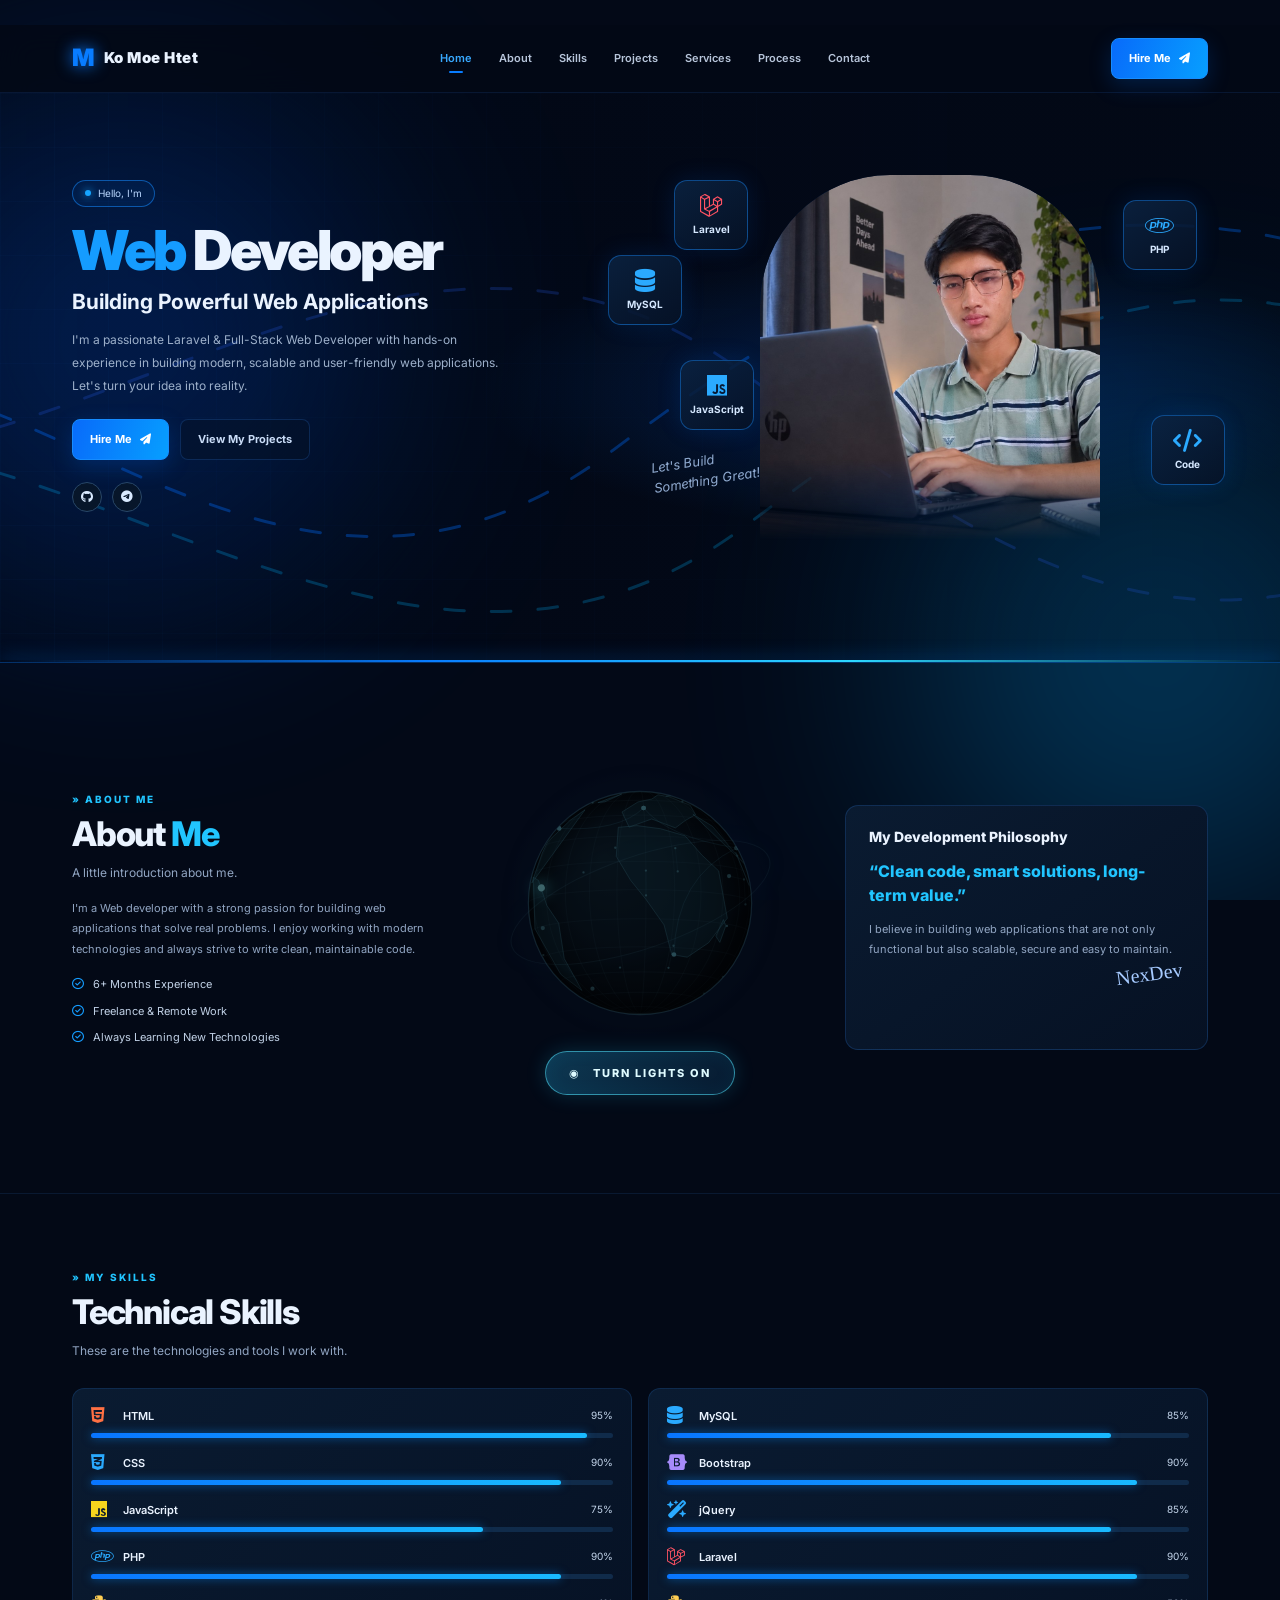
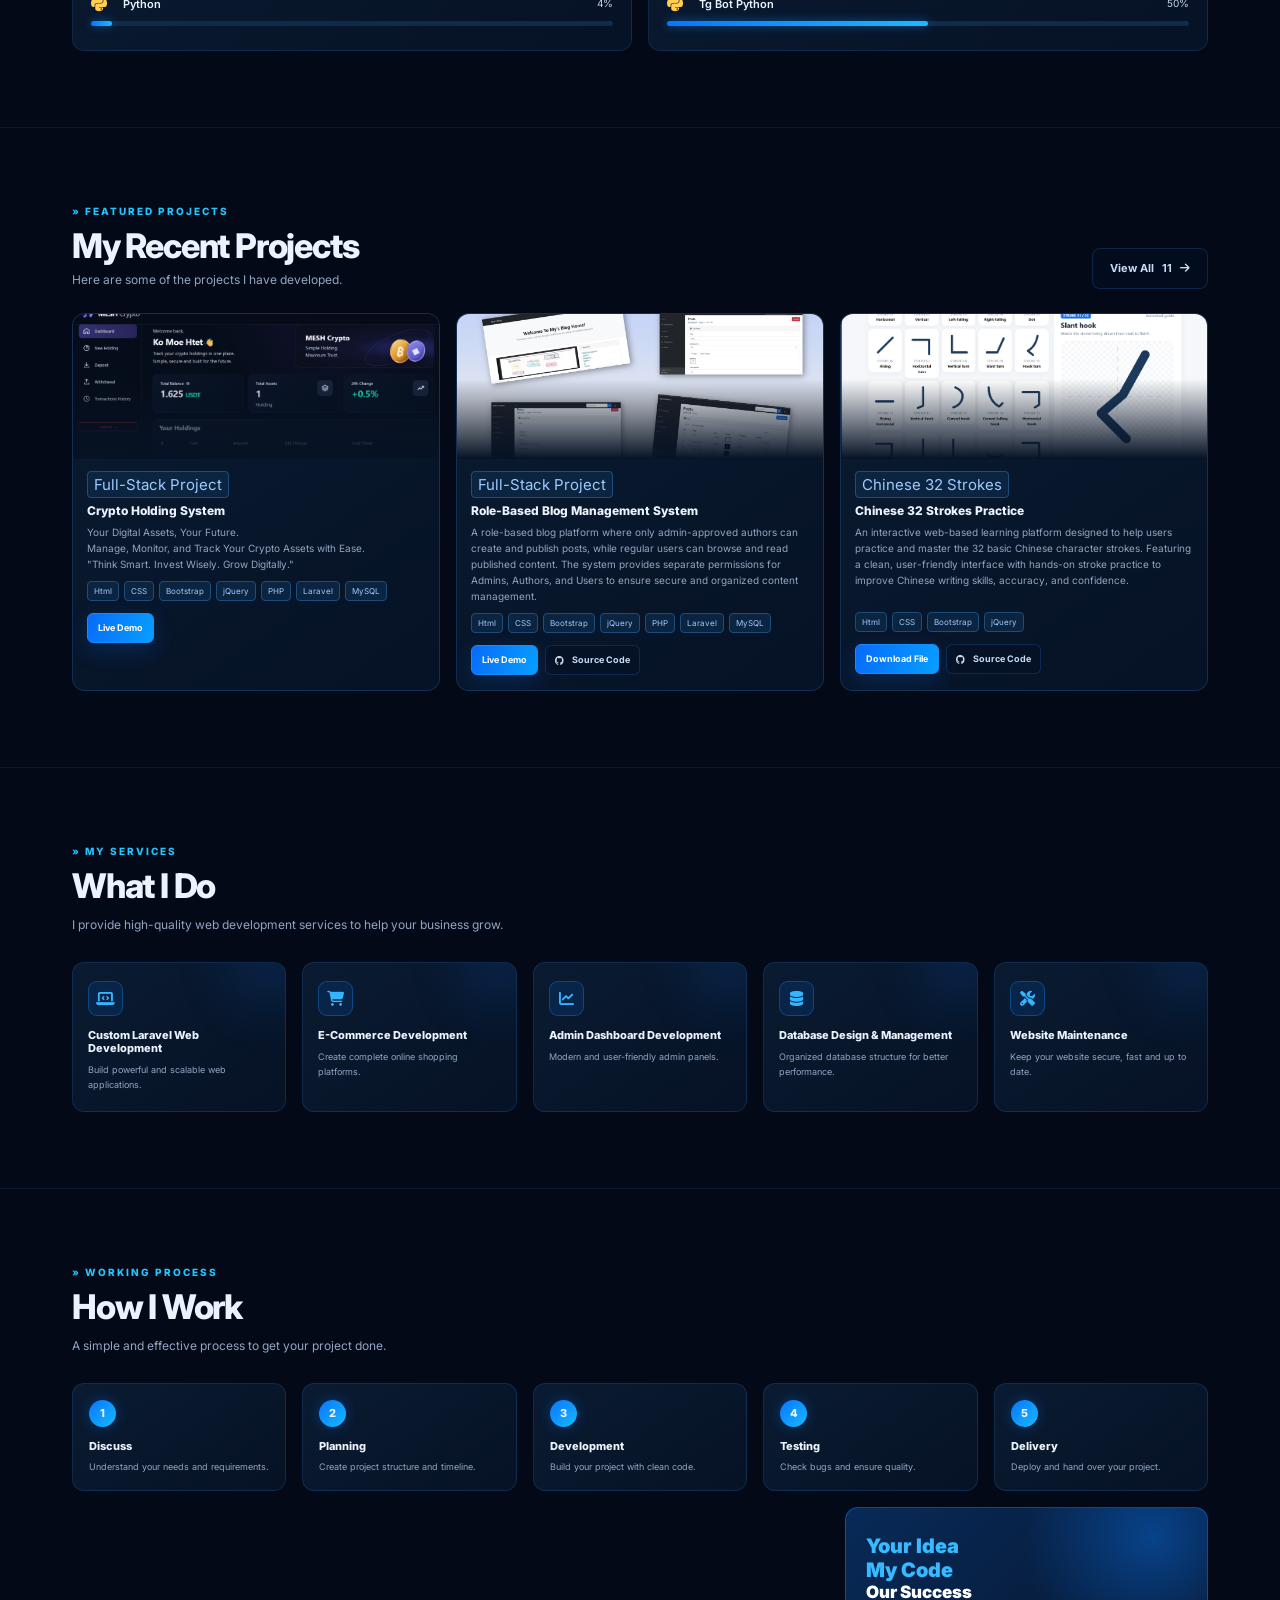
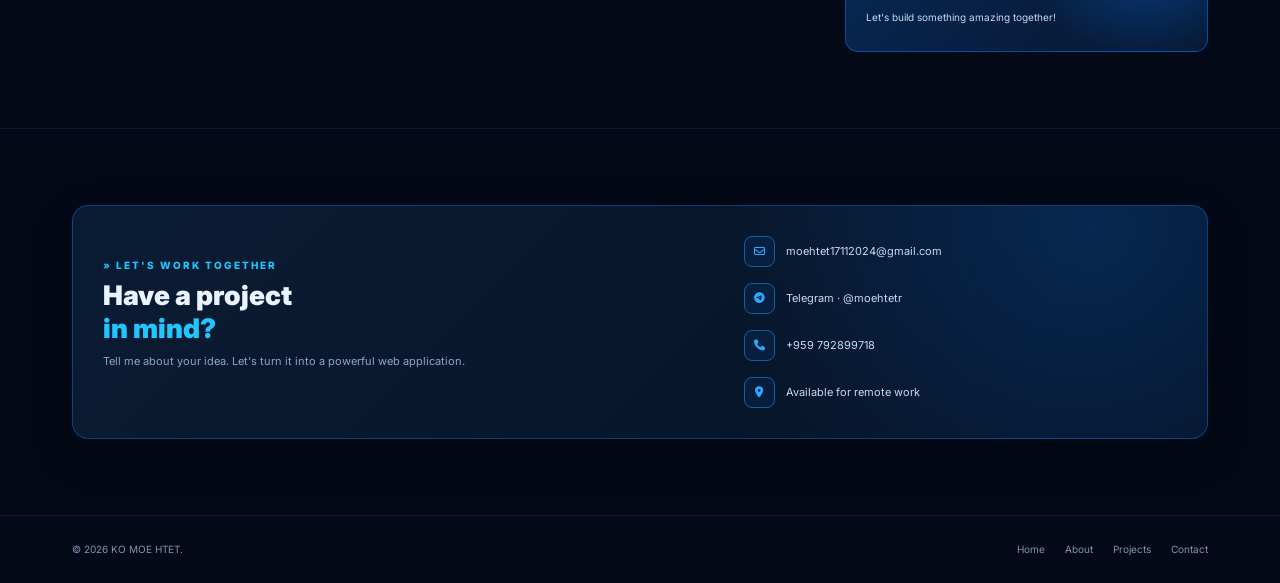
<file: index.html>
<!DOCTYPE html>
<html lang="en">
<head>
    <meta charset="UTF-8">
    <meta name="viewport" content="width=device-width, initial-scale=1.0">
    <meta name="theme-color" content="#050b18">
    <meta name="description" content="NexDev — Laravel developer portfolio. Building powerful, scalable web applications.">
    <title>KoMoeHtet | Web Developer</title>
    <link rel="icon" href="images/title_icon.jpg">

    <!-- Google Fonts -->
    <link rel="preconnect" href="https://fonts.googleapis.com">
    <link rel="preconnect" href="https://fonts.gstatic.com" crossorigin>
    <link href="https://fonts.googleapis.com/css2?family=Inter:wght@400;500;600;700;800;900&display=swap" rel="stylesheet">

    <!-- Bootstrap CSS -->
    <link href="https://cdn.jsdelivr.net/npm/bootstrap@5.3.3/dist/css/bootstrap.min.css" rel="stylesheet">

    <!-- Font Awesome -->
    <link href="https://cdnjs.cloudflare.com/ajax/libs/font-awesome/6.5.2/css/all.min.css" rel="stylesheet">

    <!-- Custom CSS -->
    <link href="css/style.css?v=2" rel="stylesheet">
</head>
<body>
    
    <!-- Mouse Glow Cursor -->
    <div class="cursor-glow"></div>

    <!-- Navbar -->
    <nav class="navbar navbar-expand-lg navbar-dark fixed-top" id="mainNav">
        <div class="container">
            <a class="brand" href="#home">
                <span class="brand-mark">M</span>
                <span>Ko Moe Htet</span>
            </a>
            <button class="navbar-toggler border-0 shadow-none" type="button" data-bs-toggle="collapse" data-bs-target="#navMenu" aria-label="Toggle navigation">
                <i class="fa-solid fa-bars"></i>
            </button>
            <div class="collapse navbar-collapse" id="navMenu">
                <ul class="navbar-nav mx-auto align-items-lg-center">
                    <li class="nav-item"><a class="nav-link active" href="#home">Home</a></li>
                    <li class="nav-item"><a class="nav-link" href="#about">About</a></li>
                    <li class="nav-item"><a class="nav-link" href="#skills">Skills</a></li>
                    <li class="nav-item"><a class="nav-link" href="#projects">Projects</a></li>
                    <li class="nav-item"><a class="nav-link" href="#services">Services</a></li>
                    <li class="nav-item"><a class="nav-link" href="#process">Process</a></li>
                    <li class="nav-item"><a class="nav-link" href="#contact">Contact</a></li>
                </ul>
                <a class="btn-main d-none d-lg-inline-flex" href="#contact">
                    Hire Me <i class="fa-solid fa-paper-plane"></i>
                </a>
            </div>
        </div>
    </nav>

    <!-- Hero Section -->
    <header class="hero" id="home">
        <div class="hero-grid"></div>
        <div class="container position-relative">
            <div class="row align-items-center">
                <div class="col-lg-6 hero-copy">
                    <span class="hello">Hello, I'm</span>
                    <h1><span>Web</span> Developer</h1>
                    <h2>Building Powerful Web Applications</h2>
                    <p>I'm a passionate Laravel & Full-Stack Web Developer with hands-on experience in building modern, scalable and user-friendly web applications. Let's turn your idea into reality.</p>
                    <div class="hero-actions">
                        <a class="btn-main" href="#contact">Hire Me <i class="fa-solid fa-paper-plane"></i></a>
                        <a class="btn-outline" href="#projects">View My Projects</a>
                    </div>
                    <div class="socials">
                        <a href="https://github.com/MoeHtet9" aria-label="GitHub" target="_blank"><i class="fa-brands fa-github"></i></a>
                        <!-- <a href="#contact" aria-label="Facebook"><i class="fa-brands fa-facebook-f"></i></a> -->
                        <a href="https://www.t.me/MoeHtetr" aria-label="Telegram" target="_blank"><i class="fa-brands fa-telegram"></i></a>
                        <!-- <a href="#contact" aria-label="LinkedIn"><i class="fa-brands fa-linkedin-in"></i></a> -->
                    </div>
                </div>
                <div class="col-lg-6">
                    <div class="hero-visual">
                        <div class="portrait-halo"></div>
                        <div class="tech-float tech-one">
                            <i class="fa-brands fa-laravel" style="color:#ff5364"></i>
                            <span>Laravel</span>
                        </div>
                        <div class="tech-float tech-two">
                            <i class="fa-solid fa-database"></i>
                            <span>MySQL</span>
                        </div>
                        <div class="tech-float tech-three">
                            <i class="fa-brands fa-php"></i>
                            <span>PHP</span>
                        </div>
                        <div class="tech-float tech-four">
                            <i class="fa-solid fa-code"></i>
                            <span>Code</span>
                        </div>
                        <div class="tech-float tech-five">
                            <i class="fa-brands fa-js"></i>
                            <span>JavaScript</span>
                        </div>
                        <img src="porfile_images/komoehtet_img.jpg" class="portrait" alt="Developer portrait">
                        <div class="hero-sign">
                            Let's Build<br>Something Great!
                        </div>
                    </div>
                </div>
            </div>
        </div>
    </header>

    <!-- About Section -->
    <section class="section" id="about">
        <div class="container">
            <div class="row g-4 align-items-center">
                <div class="col-lg-4 reveal">
                    <div class="section-kicker">&raquo; About Me</div>
                    <h2 class="section-title">About <span class="text-blue">Me</span></h2>
                    <p class="section-sub mb-3">A little introduction about me.</p>
                    <p style="font-size: 11px; line-height: 1.9; color: var(--muted);">
                        I'm a Web developer with a strong passion for building web applications that solve real problems. I enjoy working with modern technologies and always strive to write clean, maintainable code.
                    </p>
                    <ul class="about-list">
                        <li><i class="fa-regular fa-circle-check"></i> 6+ Months Experience</li>
                        <li><i class="fa-regular fa-circle-check"></i> Freelance &amp; Remote Work</li>
                        <li><i class="fa-regular fa-circle-check"></i> Always Learning New Technologies</li>
                    </ul>
                </div>
                <div class="col-lg-4 reveal">
                    <main>
                        <div class="globe-wrap" id="globeWrap">
                            <div class="orbit"></div>
                            <canvas id="earth" aria-label="Interactive digital Earth globe"></canvas>
                        </div>
                        <div class="controls">
                            <button id="power" type="button" aria-pressed="false">◉ &nbsp; TURN LIGHTS ON</button>
                        </div>
                    </main>
                </div>
                <div class="col-lg-4 reveal">
                    <div class="about-panel">
                        <h3>My Development Philosophy</h3>
                        <h3 class="text-blue" style="font-size: 16px; line-height: 1.5;">&ldquo;Clean code, smart solutions, long-term value.&rdquo;</h3>
                        <p>I believe in building web applications that are not only functional but also scalable, secure and easy to maintain.</p>
                        <div class="signature">NexDev</div>
                    </div>
                </div>
            </div>
        </div>
    </section>

    <!-- Skills Section -->
    <section class="section" id="skills">
        <div class="container">
            <div class="reveal">
                <div class="section-kicker">&raquo; My Skills</div>
                <h2 class="section-title">Technical Skills</h2>
                <p class="section-sub">These are the technologies and tools I work with.</p>
            </div>
            <div class="row g-3">
                <div class="col-md-6 reveal">
                    <div class="skill-box">
                        <div class="skill">
                            <div class="skill-head">
                                <i class="fa-brands fa-html5" style="color:#ff7043"></i>
                                <strong>HTML</strong>
                                <span>95%</span>
                            </div>
                            <div class="progress"><div class="progress-bar" data-width="95%"></div></div>
                        </div>
                        <div class="skill">
                            <div class="skill-head">
                                <i class="fa-brands fa-css3-alt"></i>
                                <strong>CSS</strong>
                                <span>90%</span>
                            </div>
                            <div class="progress"><div class="progress-bar" data-width="90%"></div></div>
                        </div>
                        <div class="skill">
                            <div class="skill-head">
                                <i class="fa-brands fa-js" style="color:#f7d51d"></i>
                                <strong>JavaScript</strong>
                                <span>75%</span>
                            </div>
                            <div class="progress"><div class="progress-bar" data-width="75%"></div></div>
                        </div>
                        <div class="skill">
                            <div class="skill-head">
                                <i class="fa-brands fa-php"></i>
                                <strong>PHP</strong>
                                <span>90%</span>
                            </div>
                            <div class="progress"><div class="progress-bar" data-width="90%"></div></div>
                        </div>
                        <div class="skill">
                            <div class="skill-head">
                                <i class="fa-brands fa-python" style="color:#ffce53"></i>
                                <strong>Python</strong>
                                <span>4%</span>
                            </div>
                            <div class="progress"><div class="progress-bar" data-width="4%"></div></div>
                        </div>
                    </div>
                </div>
                <div class="col-md-6 reveal">
                    <div class="skill-box">
                        <div class="skill">
                            <div class="skill-head">
                                <i class="fa-solid fa-database"></i>
                                <strong>MySQL</strong>
                                <span>85%</span>
                            </div>
                            <div class="progress"><div class="progress-bar" data-width="85%"></div></div>
                        </div>
                        <div class="skill">
                            <div class="skill-head">
                                <i class="fa-brands fa-bootstrap" style="color:#a78bfa"></i>
                                <strong>Bootstrap</strong>
                                <span>90%</span>
                            </div>
                            <div class="progress"><div class="progress-bar" data-width="90%"></div></div>
                        </div>
                        <div class="skill">
                            <div class="skill-head">
                                <i class="fa-solid fa-wand-magic-sparkles"></i>
                                <strong>jQuery</strong>
                                <span>85%</span>
                            </div>
                            <div class="progress"><div class="progress-bar" data-width="85%"></div></div>
                        </div>
                        <div class="skill">
                            <div class="skill-head">
                                <i class="fa-brands fa-laravel" style="color:#ff5364"></i>
                                <strong>Laravel</strong>
                                <span>90%</span>
                            </div>
                            <div class="progress"><div class="progress-bar" data-width="90%"></div></div>
                        </div>
                        <div class="skill">
                            <div class="skill-head">
                                <i class="fa-brands fa-python" style="color:#ffce53"></i>
                                <strong>Tg Bot Python</strong>
                                <span>50%</span>
                            </div>
                            <div class="progress"><div class="progress-bar" data-width="50%"></div></div>
                        </div>
                    </div>
                </div>
            </div>
        </div>
    </section>

    <!-- Projects Section -->
    <section class="section" id="projects">
        <div class="container">
            <div class="d-flex justify-content-between align-items-end mb-4 reveal">
                <div>
                    <div class="section-kicker">&raquo; Featured Projects</div>
                    <h2 class="section-title mb-1">My Recent Projects</h2>
                    <p class="section-sub mb-0">Here are some of the projects I have developed.</p>
                </div>
                <a class="btn-outline" href="projects.html">
                    View All <span id="count_item">11</span><i class="fa-solid fa-arrow-right"></i>
                </a>
            </div>
            <div class="row g-3">
                <div class="col-md-6 col-lg-4 reveal">
                    <article class="project-card">
                        <div class="project-image">
                            <img src="images/my_pj4.png" alt="E-commerce dashboard">
                        </div>
                        <div class="project-content">
                            <span class="tag" style="font-size: 15px;">Full-Stack Project</span>
                            <h3 class="mt-2">Crypto Holding System</h3>
                            <p>Your Digital Assets, Your Future.<br>Manage, Monitor, and Track Your Crypto Assets with Ease.<br>"Think Smart. Invest Wisely. Grow Digitally."</p>
                            <div class="tags">
                                <span class="tag">Html</span>
                                <span class="tag">CSS</span>
                                <span class="tag">Bootstrap</span>
                                <span class="tag">jQuery</span>
                                <span class="tag">PHP</span>
                                <span class="tag">Laravel</span>
                                <span class="tag">MySQL</span>
                            </div>
                            <div class="project-actions">
                                <a class="btn-main" href="https://meshc-web.ethiodeploy.app" target="_blank">Live Demo</a>
                                <!-- <a class="btn-outline" href="https://github.com/MoeHtet9" target="_blank"><i class="fa-brands fa-github"></i> Source Code</a> -->
                            </div>
                        </div>
                    </article>
                </div>
                <div class="col-md-6 col-lg-4 reveal">
                    <article class="project-card">
                        <div class="project-image">
                            <img src="images/my_pj2.jpg" alt="E-commerce dashboard">
                        </div>
                        <div class="project-content">
                            <span class="tag" style="font-size: 15px;">Full-Stack Project</span>
                            <h3 class="mt-2">Role-Based Blog Management System</h3>
                            <p>A role-based blog platform where only admin-approved authors can create and publish posts, while regular users can browse and read published content. The system provides separate permissions for Admins, Authors, and Users to ensure secure and organized content management.</p>
                            <div class="tags">
                                <span class="tag">Html</span>
                                <span class="tag">CSS</span>
                                <span class="tag">Bootstrap</span>
                                <span class="tag">jQuery</span>
                                <span class="tag">PHP</span>
                                <span class="tag">Laravel</span>
                                <span class="tag">MySQL</span>
                            </div>
                            <div class="project-actions">
                                <a class="btn-main" href="https://komoehtetblog.gt.tc/index.php" target="_blank">Live Demo</a>
                                <a class="btn-outline" href="https://github.com/MoeHtet9/ko_moe_htet_blog.git" target="_blank"><i class="fa-brands fa-github"></i> Source Code</a>
                            </div>
                        </div>
                    </article>
                </div>
                <div class="col-md-6 col-lg-4 reveal">
                    <article class="project-card">
                        <div class="project-image">
                            <img src="images/my_pj9.png" alt="E-commerce dashboard">
                        </div>
                        <div class="project-content">
                            <span class="tag" style="font-size: 15px;">Chinese 32 Strokes</span>
                            <h3 class="mt-2">Chinese 32 Strokes Practice</h3>
                            <p>An interactive web-based learning platform designed to help users practice and master the 32 basic Chinese character strokes. Featuring a clean, user-friendly interface with hands-on stroke practice to improve Chinese writing skills, accuracy, and confidence.</p>
                            <div class="tags mt-4">
                                <span class="tag">Html</span>
                                <span class="tag">CSS</span>
                                <span class="tag">Bootstrap</span>
                                <span class="tag">jQuery</span>
                            </div>
                            <div class="project-actions">
                                <a class="btn-main" href="files/chinese-stroke-master.html" download="files/chinese-stroke-master.html">Download File</a>
                                <a class="btn-outline" href="https://github.com/MoeHtet9/Chinese-32-Strokes.git" target="_blank"><i class="fa-brands fa-github"></i> Source Code</a>
                            </div>
                        </div>
                    </article>
                </div>
            </div>
        </div>
    </section>

    <!-- Services Section -->
    <section class="section" id="services">
        <div class="container">
            <div class="reveal">
                <div class="section-kicker">&raquo; My Services</div>
                <h2 class="section-title">What I Do</h2>
                <p class="section-sub">I provide high-quality web development services to help your business grow.</p>
            </div>
            <div class="row g-3">
                <div class="col-6 col-lg">
                    <div class="service-card reveal">
                        <div class="service-icon"><i class="fa-solid fa-laptop-code"></i></div>
                        <h3>Custom Laravel Web Development</h3>
                        <p>Build powerful and scalable web applications.</p>
                    </div>
                </div>
                <div class="col-6 col-lg">
                    <div class="service-card reveal">
                        <div class="service-icon"><i class="fa-solid fa-cart-shopping"></i></div>
                        <h3>E-Commerce Development</h3>
                        <p>Create complete online shopping platforms.</p>
                    </div>
                </div>
                <div class="col-6 col-lg">
                    <div class="service-card reveal">
                        <div class="service-icon"><i class="fa-solid fa-chart-line"></i></div>
                        <h3>Admin Dashboard Development</h3>
                        <p>Modern and user-friendly admin panels.</p>
                    </div>
                </div>
                <div class="col-6 col-lg">
                    <div class="service-card reveal">
                        <div class="service-icon"><i class="fa-solid fa-database"></i></div>
                        <h3>Database Design &amp; Management</h3>
                        <p>Organized database structure for better performance.</p>
                    </div>
                </div>
                <div class="col-12 col-lg">
                    <div class="service-card reveal">
                        <div class="service-icon"><i class="fa-solid fa-screwdriver-wrench"></i></div>
                        <h3>Website Maintenance</h3>
                        <p>Keep your website secure, fast and up to date.</p>
                    </div>
                </div>
            </div>
        </div>
    </section>

    <!-- Process Section -->
    <section class="section" id="process">
        <div class="container">
            <div class="reveal">
                <div class="section-kicker">&raquo; Working Process</div>
                <h2 class="section-title">How I Work</h2>
                <p class="section-sub">A simple and effective process to get your project done.</p>
            </div>
            <div class="row g-3 align-items-stretch">
                <div class="col-6 col-md">
                    <div class="process-card reveal">
                        <div class="process-num">1</div>
                        <h3>Discuss</h3>
                        <p>Understand your needs and requirements.</p>
                    </div>
                </div>
                <div class="col-6 col-md">
                    <div class="process-card reveal">
                        <div class="process-num">2</div>
                        <h3>Planning</h3>
                        <p>Create project structure and timeline.</p>
                    </div>
                </div>
                <div class="col-6 col-md">
                    <div class="process-card reveal">
                        <div class="process-num">3</div>
                        <h3>Development</h3>
                        <p>Build your project with clean code.</p>
                    </div>
                </div>
                <div class="col-6 col-md">
                    <div class="process-card reveal">
                        <div class="process-num">4</div>
                        <h3>Testing</h3>
                        <p>Check bugs and ensure quality.</p>
                    </div>
                </div>
                <div class="col-12 col-md">
                    <div class="process-card reveal">
                        <div class="process-num">5</div>
                        <h3>Delivery</h3>
                        <p>Deploy and hand over your project.</p>
                    </div>
                </div>
            </div>
            <div class="row mt-3">
                <div class="col-lg-4 ms-auto reveal">
                    <div class="success-card">
                        <h3>Your Idea<br>My Code</h3>
                        <h3 style="font-size: 17px; color: white;">Our Success</h3>
                        <p>Let's build something amazing together!</p>
                    </div>
                </div>
            </div>
        </div>
    </section>

    <!-- Contact Section -->
    <section class="section" id="contact">
        <div class="container">
            <div class="contact-card reveal">
                <div class="row g-4 align-items-center">
                    <div class="col-lg-7">
                        <div class="section-kicker">&raquo; Let's Work Together</div>
                        <h2>Have a project<br><span class="text-blue">in mind?</span></h2>
                        <p>Tell me about your idea. Let's turn it into a powerful web application.</p>
                    </div>
                    <div class="col-lg-5">
                        <div class="row g-3">
                            <div class="contact-item">
                                <i class="fa-regular fa-envelope"></i>
                                <span>moehtet17112024@gmail.com</span>
                            </div>
                            <div class="contact-item">
                                <i class="fa-brands fa-telegram"></i>
                                <span>Telegram &middot; @moehtetr</span>
                            </div>
                            <div class="contact-item">
                                <i class="fa-solid fa-phone"></i>
                                <span>+959 792899718</span>
                            </div>
                            <div class="contact-item">
                                <i class="fa-solid fa-location-dot"></i>
                                <span>Available for remote work</span>
                            </div>
                        </div>
                    </div>
                </div>
            </div>
        </div>
    </section>

    <!-- Footer -->
    <footer class="footer">
        <div class="container d-flex flex-wrap justify-content-between align-items-center">
            <span>&copy; <span id="year"></span> KO MOE HTET.</span>
            <div class="footer-links">
                <a href="#home">Home</a>
                <a href="#about">About</a>
                <a href="#projects">Projects</a>
                <a href="#contact">Contact</a>
            </div>
        </div>
    </footer>

    <!-- Back to Top Button -->
    <a href="#home" class="back-top" aria-label="Back to top">
        <i class="fa-solid fa-arrow-up"></i>
    </a>

    <!-- Animated Background -->
    <div class="wave-background">
        <div class="aurora aurora-one"></div>
        <div class="aurora aurora-two"></div>

        <svg class="wave-svg" viewBox="0 0 1440 600"
            preserveAspectRatio="none">

            <path class="wave wave-one"
                d="M-100 300 C200 100 400 500 700 300 S1200 100 1540 300"/>

            <path class="wave wave-two"
                d="M-100 350 C200 150 500 550 800 350 S1200 150 1540 350"/>

            <path class="wave wave-three"
                d="M-100 250 C200 450 500 50 800 250 S1200 450 1540 250"/>

        </svg>
    </div>

    <!-- JavaScript Libraries -->
    <script src="https://code.jquery.com/jquery-3.7.1.min.js"></script>
    <script src="https://cdn.jsdelivr.net/npm/bootstrap@5.3.3/dist/js/bootstrap.bundle.min.js"></script>
    <script src="js/app.js?v=2"></script>
</body>
</html>
</file>
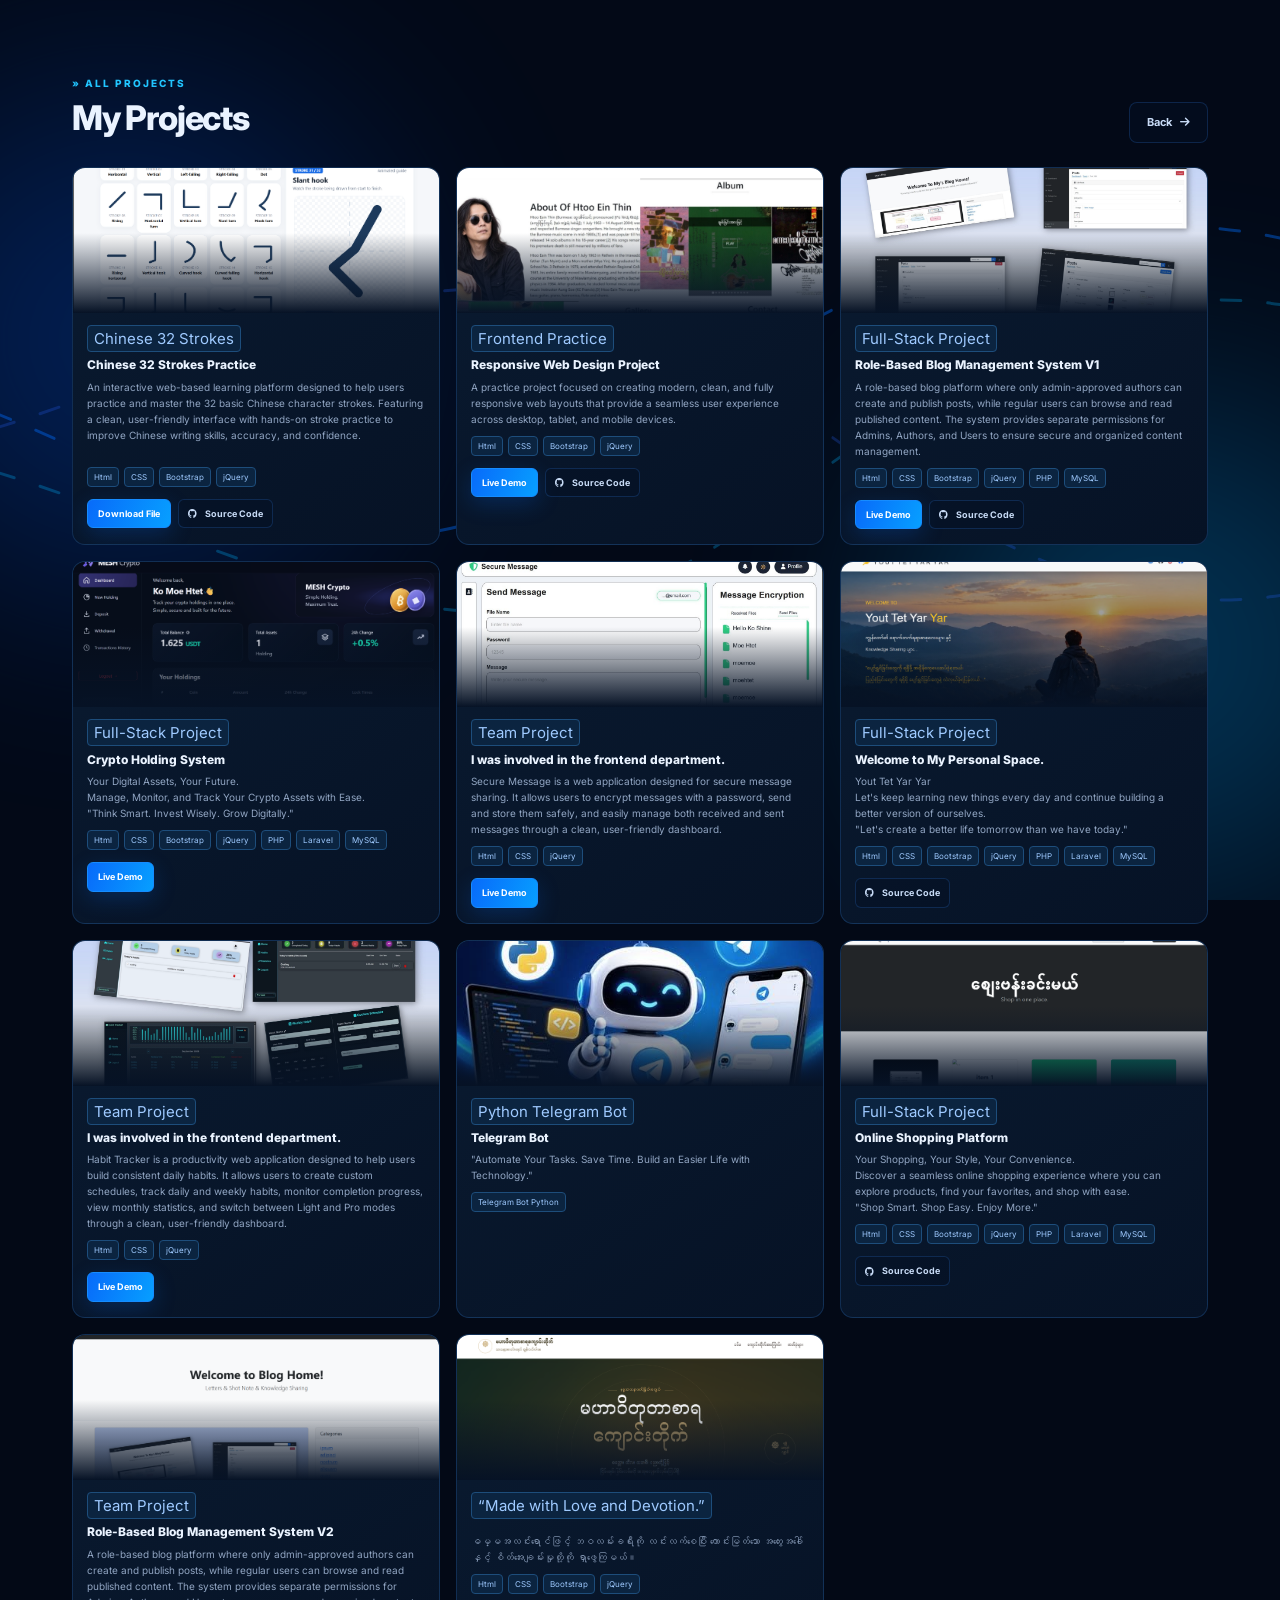
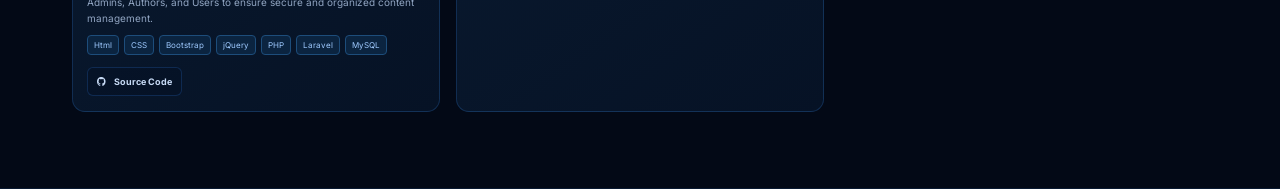
<file: projects.html>
<!DOCTYPE html>
<html lang="en">
<head>
    <meta charset="UTF-8">
    <meta name="viewport" content="width=device-width, initial-scale=1.0">
    <meta name="theme-color" content="#050b18">
    <meta name="description" content="NexDev — Laravel developer portfolio. Building powerful, scalable web applications.">
    <title>KoMoeHtet | Web Developer</title>
    <link rel="icon" href="images/title_icon.jpg">

    <!-- Google Fonts -->
    <link rel="preconnect" href="https://fonts.googleapis.com">
    <link rel="preconnect" href="https://fonts.gstatic.com" crossorigin>
    <link href="https://fonts.googleapis.com/css2?family=Inter:wght@400;500;600;700;800;900&display=swap" rel="stylesheet">

    <!-- Bootstrap CSS -->
    <link href="https://cdn.jsdelivr.net/npm/bootstrap@5.3.3/dist/css/bootstrap.min.css" rel="stylesheet">

    <!-- Font Awesome -->
    <link href="https://cdnjs.cloudflare.com/ajax/libs/font-awesome/6.5.2/css/all.min.css" rel="stylesheet">

    <!-- Custom CSS -->
    <link href="css/style.css?v=2" rel="stylesheet">
</head>
<body>
    <!-- Animated Background -->
    <div class="wave-background">
        <div class="aurora aurora-one"></div>
        <div class="aurora aurora-two"></div>

        <svg class="wave-svg" viewBox="0 0 1440 600"
            preserveAspectRatio="none">

            <path class="wave wave-one"
                d="M-100 300 C200 100 400 500 700 300 S1200 100 1540 300"/>

            <path class="wave wave-two"
                d="M-100 350 C200 150 500 550 800 350 S1200 150 1540 350"/>

            <path class="wave wave-three"
                d="M-100 250 C200 450 500 50 800 250 S1200 450 1540 250"/>

        </svg>
    </div>

    <!-- Projects Section -->
    <section class="section" id="projects">
        <div class="container">
            <div class="d-flex justify-content-between align-items-end mb-4 reveal" id="home">
                <div>
                    <div class="section-kicker">&raquo; All Projects</div>
                    <h2 class="section-title mb-1">My Projects</h2>
                </div>
                <a class="btn-outline" href="index.html">
                    Back <i class="fa-solid fa-arrow-right"></i>
                </a>
            </div>
            <div class="row g-3">
                <div class="col-md-6 col-lg-4 reveal">
                    <article class="project-card">
                        <div class="project-image">
                            <img src="images/my_pj9.png" alt="E-commerce dashboard">
                        </div>
                        <div class="project-content">
                            <span class="tag" style="font-size: 15px;">Chinese 32 Strokes</span>
                            <h3 class="mt-2">Chinese 32 Strokes Practice</h3>
                            <p>An interactive web-based learning platform designed to help users practice and master the 32 basic Chinese character strokes. Featuring a clean, user-friendly interface with hands-on stroke practice to improve Chinese writing skills, accuracy, and confidence.</p>
                            <div class="tags mt-4">
                                <span class="tag">Html</span>
                                <span class="tag">CSS</span>
                                <span class="tag">Bootstrap</span>
                                <span class="tag">jQuery</span>
                            </div>
                            <div class="project-actions">
                                <a class="btn-main" href="files/chinese-stroke-master.html" download="files/chinese-stroke-master.html">Download File</a>
                                <a class="btn-outline" href="https://github.com/MoeHtet9/Chinese-32-Strokes.git" target="_blank"><i class="fa-brands fa-github"></i> Source Code</a>
                            </div>
                        </div>
                    </article>
                </div>
                <div class="col-md-6 col-lg-4 reveal">
                    <article class="project-card">
                        <div class="project-image">
                            <img src="images/my_pj1.jpg" alt="E-commerce dashboard">
                        </div>
                        <div class="project-content">
                            <span class="tag" style="font-size: 15px;">Frontend Practice</span>
                            <h3 class="mt-2">Responsive Web Design Project</h3>
                            <p>A practice project focused on creating modern, clean, and fully responsive web layouts that provide a seamless user experience across desktop, tablet, and mobile devices.</p>
                            <div class="tags">
                                <span class="tag">Html</span>
                                <span class="tag">CSS</span>
                                <span class="tag">Bootstrap</span>
                                <span class="tag">jQuery</span>
                            </div>
                            <div class="project-actions">
                                <a class="btn-main" href="https://htooeinthinpj.gt.tc/?i=1" target="_blank">Live Demo</a>
                                <a class="btn-outline" href="https://github.com/MoeHtet9/learning-projects/tree/main/task-2" target="_blank"><i class="fa-brands fa-github"></i> Source Code</a>
                            </div>
                        </div>
                    </article>
                </div>
                <div class="col-md-6 col-lg-4 reveal">
                    <article class="project-card">
                        <div class="project-image">
                            <img src="images/my_pj2.jpg" alt="E-commerce dashboard">
                        </div>
                        <div class="project-content">
                            <span class="tag" style="font-size: 15px;">Full-Stack Project</span>
                            <h3 class="mt-2">Role-Based Blog Management System V1</h3>
                            <p>A role-based blog platform where only admin-approved authors can create and publish posts, while regular users can browse and read published content. The system provides separate permissions for Admins, Authors, and Users to ensure secure and organized content management.</p>
                            <div class="tags">
                                <span class="tag">Html</span>
                                <span class="tag">CSS</span>
                                <span class="tag">Bootstrap</span>
                                <span class="tag">jQuery</span>
                                <span class="tag">PHP</span>
                                <span class="tag">MySQL</span>
                            </div>
                            <div class="project-actions">
                                <a class="btn-main" href="https://komoehtetblog.gt.tc/index.php" target="_blank">Live Demo</a>
                                <a class="btn-outline" href="https://github.com/MoeHtet9/MyBlog.git" target="_blank"><i class="fa-brands fa-github"></i> Source Code</a>
                            </div>
                        </div>
                    </article>
                </div>
                <div class="col-md-6 col-lg-4 reveal">
                    <article class="project-card">
                        <div class="project-image">
                            <img src="images/my_pj4.png" alt="E-commerce dashboard">
                        </div>
                        <div class="project-content">
                            <span class="tag" style="font-size: 15px;">Full-Stack Project</span>
                            <h3 class="mt-2">Crypto Holding System</h3>
                            <p>Your Digital Assets, Your Future.<br>Manage, Monitor, and Track Your Crypto Assets with Ease.<br>"Think Smart. Invest Wisely. Grow Digitally."</p>
                            <div class="tags">
                                <span class="tag">Html</span>
                                <span class="tag">CSS</span>
                                <span class="tag">Bootstrap</span>
                                <span class="tag">jQuery</span>
                                <span class="tag">PHP</span>
                                <span class="tag">Laravel</span>
                                <span class="tag">MySQL</span>
                            </div>
                            <div class="project-actions">
                                <a class="btn-main" href="https://meshc-web.ethiodeploy.app" target="_blank">Live Demo</a>
                                <!-- <a class="btn-outline" href="https://github.com/MoeHtet9" target="_blank"><i class="fa-brands fa-github"></i> Source Code</a> -->
                            </div>
                        </div>
                    </article>
                </div>
                <div class="col-md-6 col-lg-4 reveal">
                    <article class="project-card">
                        <div class="project-image">
                            <img src="images/team_pj1.jpg" alt="E-commerce dashboard">
                        </div>
                        <div class="project-content">
                            <span class="tag" style="font-size: 15px;">Team Project</span>
                            <h3 class="mt-2">I was involved in the frontend department.</h3>
                            <p>Secure Message is a web application designed for secure message sharing. It allows users to encrypt messages with a password, send and store them safely, and easily manage both received and sent messages through a clean, user-friendly dashboard.</p>
                            <div class="tags">
                                <span class="tag">Html</span>
                                <span class="tag">CSS</span>
                                <span class="tag">jQuery</span>
                            </div>
                            <div class="project-actions">
                                <a class="btn-main" href="https://encrypted-text-sharing-platform-production.up.railway.app" target="_blank">Live Demo</a>
                            </div>
                        </div>
                    </article>
                </div>
                <div class="col-md-6 col-lg-4 reveal">
                    <article class="project-card">
                        <div class="project-image">
                            <img src="images/my_pj3.png" alt="E-commerce dashboard">
                        </div>
                        <div class="project-content">
                            <span class="tag" style="font-size: 15px;">Full-Stack Project</span>
                            <h3 class="mt-2">Welcome to My Personal Space.</h3>
                            <p>Yout Tet Yar Yar<br>Let's keep learning new things every day and continue building a better version of ourselves.<br>"Let's create a better life tomorrow than we have today."</p>
                            <div class="tags">
                                <span class="tag">Html</span>
                                <span class="tag">CSS</span>
                                <span class="tag">Bootstrap</span>
                                <span class="tag">jQuery</span>
                                <span class="tag">PHP</span>
                                <span class="tag">Laravel</span>
                                <span class="tag">MySQL</span>
                            </div>
                            <div class="project-actions">
                                <!-- <a class="btn-main" href="https://habit-tracker-6m6p.onrender.com/" target="_blank">Live Demo</a> -->
                                <a class="btn-outline" href="https://github.com/MoeHtet9/yout_tet_yar_yar.git" target="_blank"><i class="fa-brands fa-github"></i> Source Code</a>
                            </div>
                        </div>
                    </article>
                </div>
                <div class="col-md-6 col-lg-4 reveal">
                    <article class="project-card">
                        <div class="project-image">
                            <img src="images/team_pj2.jpg" alt="E-commerce dashboard">
                        </div>
                        <div class="project-content">
                            <span class="tag" style="font-size: 15px;">Team Project</span>
                            <h3 class="mt-2">I was involved in the frontend department.</h3>
                            <p>Habit Tracker is a productivity web application designed to help users build consistent daily habits. It allows users to create custom schedules, track daily and weekly habits, monitor completion progress, view monthly statistics, and switch between Light and Pro modes through a clean, user-friendly dashboard.</p>
                            <div class="tags">
                                <span class="tag">Html</span>
                                <span class="tag">CSS</span>
                                <span class="tag">jQuery</span>
                            </div>
                            <div class="project-actions">
                                <a class="btn-main" href="https://habit-tracker-6m6p.onrender.com/" target="_blank">Live Demo</a>
                            </div>
                        </div>
                    </article>
                </div>
                <div class="col-md-6 col-lg-4 reveal">
                    <article class="project-card">
                        <div class="project-image">
                            <img src="images/my_pj5.png" alt="E-commerce dashboard">
                        </div>
                        <div class="project-content">
                            <span class="tag" style="font-size: 15px;">Python Telegram Bot</span>
                            <h3 class="mt-2">Telegram Bot</h3>
                            <p>"Automate Your Tasks. Save Time. Build an Easier Life with Technology."</p>
                            <div class="tags">
                                <span class="tag">Telegram Bot Python</span>
                            </div>
                            <!-- <div class="project-actions">
                                <a class="btn-main" href="https://t.me/meshc_bot" target="_blank">Live Demo</a>
                                <a class="btn-outline" href="https://github.com/MoeHtet9" target="_blank"><i class="fa-brands fa-github"></i> Source Code</a>
                            </div> -->
                        </div>
                    </article>
                </div>
                <div class="col-md-6 col-lg-4 reveal">
                    <article class="project-card">
                        <div class="project-image">
                            <img src="images/my_pj6.png" alt="E-commerce dashboard">
                        </div>
                        <div class="project-content">
                            <span class="tag" style="font-size: 15px;">Full-Stack Project</span>
                            <h3 class="mt-2">Online Shopping Platform</h3>
                            <p>Your Shopping, Your Style, Your Convenience.<br>Discover a seamless online shopping experience where you can explore products, find your favorites, and shop with ease.<br>"Shop Smart. Shop Easy. Enjoy More."</p>
                            <div class="tags">
                                <span class="tag">Html</span>
                                <span class="tag">CSS</span>
                                <span class="tag">Bootstrap</span>
                                <span class="tag">jQuery</span>
                                <span class="tag">PHP</span>
                                <span class="tag">Laravel</span>
                                <span class="tag">MySQL</span>
                            </div>
                            <div class="project-actions">
                                <!-- <a class="btn-main" href="https://komoehtetblog.gt.tc/index.php" target="_blank">Live Demo</a> -->
                                <a class="btn-outline" href="https://github.com/MoeHtet9/zayban.git" target="_blank"><i class="fa-brands fa-github"></i> Source Code</a>
                            </div>
                        </div>
                    </article>
                </div>
                <div class="col-md-6 col-lg-4 reveal">
                    <article class="project-card">
                        <div class="project-image">
                            <img src="images/my_pj7.png" alt="E-commerce dashboard">
                        </div>
                        <div class="project-content">
                            <span class="tag" style="font-size: 15px;">Team Project</span>
                            <h3 class="mt-2">Role-Based Blog Management System V2</h3>
                            <p>A role-based blog platform where only admin-approved authors can create and publish posts, while regular users can browse and read published content. The system provides separate permissions for Admins, Authors, and Users to ensure secure and organized content management.</p>
                            <div class="tags">
                                <span class="tag">Html</span>
                                <span class="tag">CSS</span>
                                <span class="tag">Bootstrap</span>
                                <span class="tag">jQuery</span>
                                <span class="tag">PHP</span>
                                <span class="tag">Laravel</span>
                                <span class="tag">MySQL</span>
                            </div>
                            <div class="project-actions">
                                <!-- <a class="btn-main" href="https://encrypted-text-sharing-platform-production.up.railway.app" target="_blank">Live Demo</a> -->
                                <a class="btn-outline" href="https://github.com/MoeHtet9/ko_moe_htet_blog.git" target="_blank"><i class="fa-brands fa-github"></i> Source Code</a>
                            </div>
                        </div>
                    </article>
                </div>
                <div class="col-md-6 col-lg-4 reveal">
                    <article class="project-card">
                        <div class="project-image">
                            <img src="images/my_pj8.png" alt="E-commerce dashboard">
                        </div>
                        <div class="project-content">
                            <span class="tag" style="font-size: 15px;">“Made with Love and Devotion.”</span>
                            <p class="mt-3">ဓမ္မအလင်းရောင်ဖြင့် ဘဝလမ်းခရီးကို လင်းလက်စေပြီး ကောင်းမြတ်သော အတွေးအခေါ်နှင့် စိတ်အေးချမ်းမှုတို့ကို ရှာဖွေကြမယ်။</p>
                            <div class="tags">
                                <span class="tag">Html</span>
                                <span class="tag">CSS</span>
                                <span class="tag">Bootstrap</span>
                                <span class="tag">jQuery</span>
                            </div>
                            <!-- <div class="project-actions">
                                <a class="btn-main" href="https://htooeinthinpj.gt.tc/?i=1" target="_blank">Live Demo</a>
                                <a class="btn-outline" href="https://github.com/MoeHtet9/learning-projects/tree/main/task-2" target="_blank"><i class="fa-brands fa-github"></i> Source Code</a>
                            </div> -->
                        </div>
                    </article>
                </div>
            </div>
        </div>
    </section>

    <!-- Back to Top Button -->
    <a href="#home" class="back-top" aria-label="Back to top">
        <i class="fa-solid fa-arrow-up"></i>
    </a>

    <!-- JavaScript Libraries -->
    <script src="https://code.jquery.com/jquery-3.7.1.min.js"></script>
    <script src="https://cdn.jsdelivr.net/npm/bootstrap@5.3.3/dist/js/bootstrap.bundle.min.js"></script>
    <script src="js/app.js?v=2"></script>
</body>
</html>
</file>
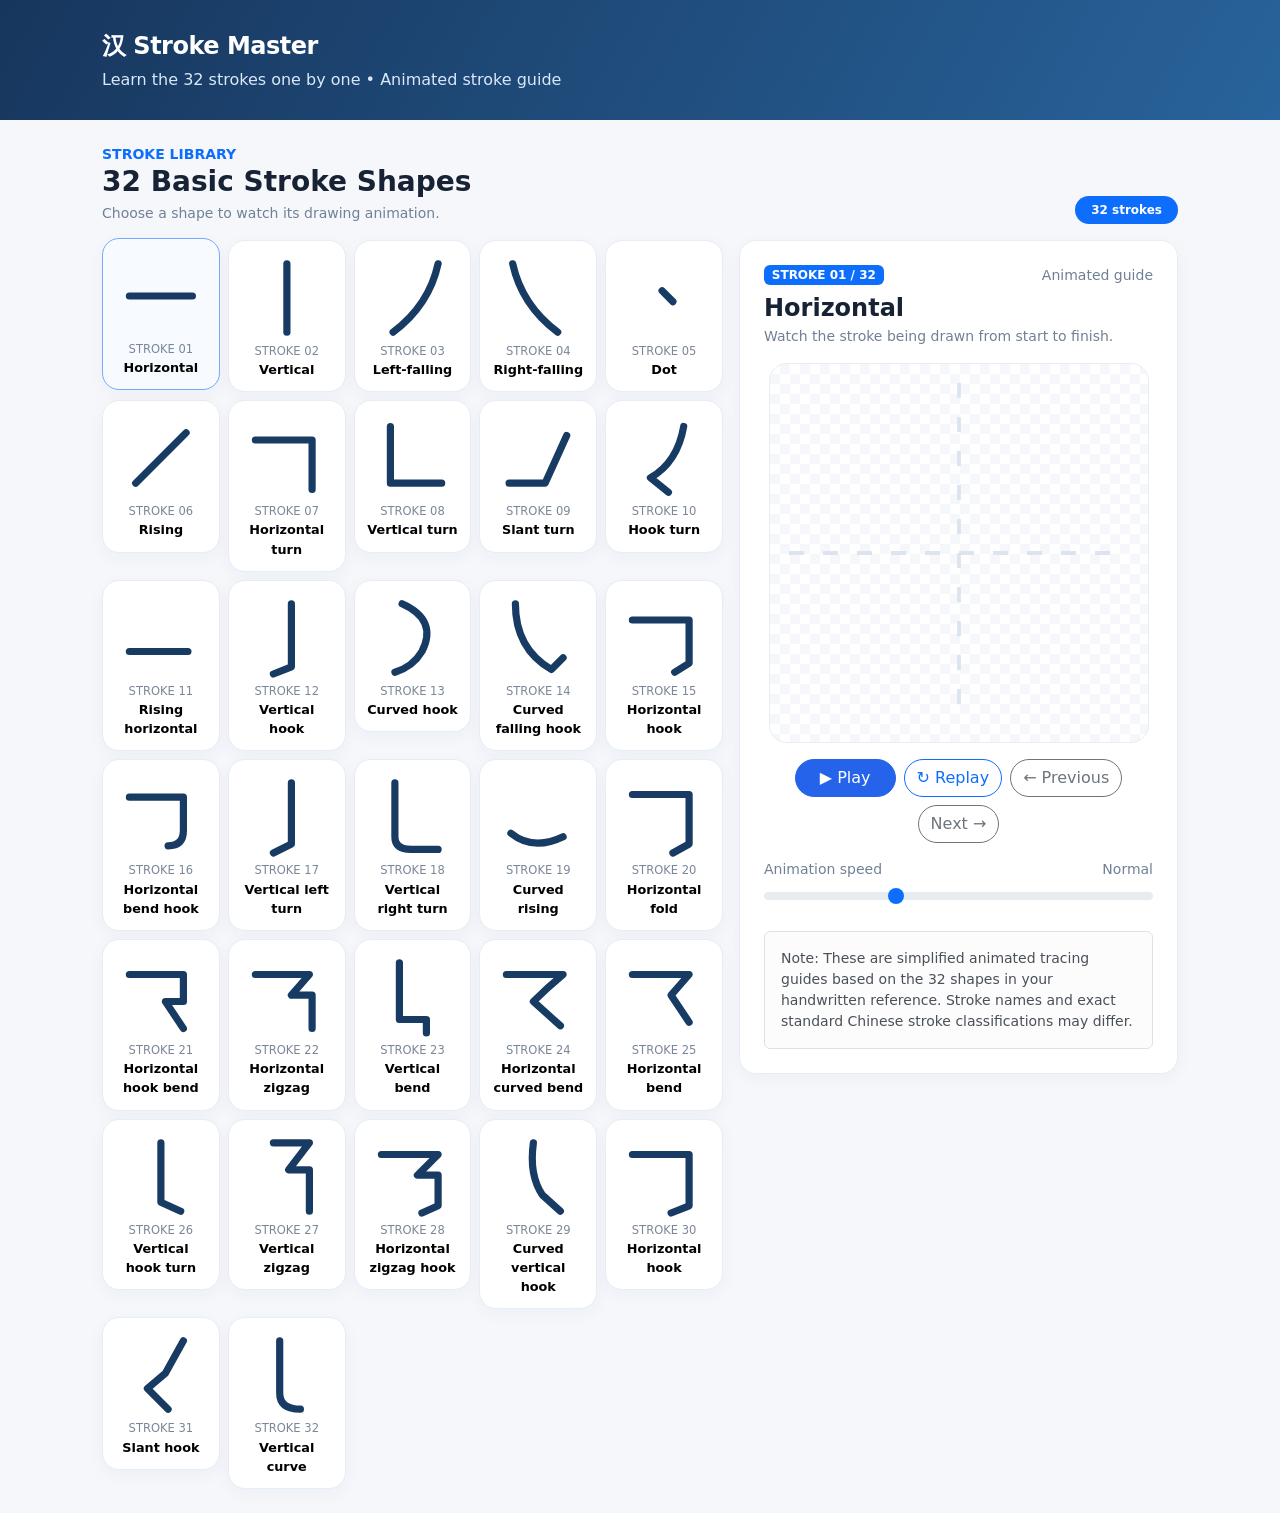
<file: files/chinese-stroke-master.html>
<!doctype html>
<html lang="en">
<head>
<meta charset="utf-8"><meta name="viewport" content="width=device-width,initial-scale=1">
<title>Chinese 32 Strokes — Stroke Master</title>
<link href="https://cdn.jsdelivr.net/npm/bootstrap@5.3.3/dist/css/bootstrap.min.css" rel="stylesheet">
<style>
  :root {
    --navy: #183b63;
    --navy-dark: #17365d;
    --blue: #2563eb;
    --blue-mid: #28639b;
    --blue-light: #7aa8ff;
    --pale: #eff6ff;
    --bg-body: #f5f7fb;
    --bg-tile-hover: #f7faff;
    --white: #ffffff;
    --ink: #172334;
    --muted: #718096;
    --muted-light: #7b8798;
    --sub-text: #d9e8fa;
    --line: #e6edf5;
    --guide-line: #dbe4ef;
    --checker-bg: #f5f7fa;
  }

  /* Base & Layout */
  body {
    background-color: var(--bg-body);
    color: var(--ink);
    font-family: system-ui, -apple-system, "Segoe UI", sans-serif;
  }

  .wrap {
    max-width: 1100px;
  }

  .top {
    background: linear-gradient(120deg, var(--navy-dark), var(--blue-mid));
    color: var(--white);
    padding: 28px 0;
  }

  .brand {
    font-weight: 800;
    letter-spacing: -0.5px;
  }

  .sub {
    color: var(--sub-text);
  }

  .muted {
    color: var(--muted);
  }

  .btn-primary {
    background-color: var(--blue);
    border-color: var(--blue);
  }

  /* Panels & Stroke Tiles */
  .panel,
  .stroke-tile {
    background-color: var(--white);
    border: 1px solid var(--line);
    border-radius: 17px;
    box-shadow: 0 5px 18px rgba(20, 45, 80, 0.04);
  }

  .stroke-tile {
    padding: 12px;
    cursor: pointer;
    text-align: center;
    transition: all 0.18s ease;
  }

  .stroke-tile:hover,
  .stroke-tile.active {
    border-color: var(--blue-light);
    background-color: var(--bg-tile-hover);
    transform: translateY(-2px);
  }

  .tile-svg {
    width: 100%;
    height: 90px;
  }

  .tile-name {
    font-size: 0.8rem;
    font-weight: 700;
  }

  .tile-num {
    color: var(--muted-light);
    font-size: 0.72rem;
  }

  /* Drawing Stage & SVG */
  .stage {
    max-width: 380px;
    margin: auto;
    background-color: var(--white);
    background-image: 
      linear-gradient(45deg, var(--checker-bg) 25%, transparent 25%),
      linear-gradient(-45deg, var(--checker-bg) 25%, transparent 25%),
      linear-gradient(45deg, transparent 75%, var(--checker-bg) 75%),
      linear-gradient(-45deg, transparent 75%, var(--checker-bg) 75%);
    background-size: 20px 20px;
    background-position: 0 0, 0 10px, 10px -10px, -10px 0;
    border: 1px solid var(--line);
    border-radius: 18px;
  }

  .big-svg {
    width: 100%;
    display: block;
  }

  .guide {
    stroke: var(--guide-line);
    stroke-width: 1;
    stroke-dasharray: 4 5;
  }

  .stroke-path {
    fill: none;
    stroke: var(--navy);
    stroke-width: 8;
    stroke-linecap: round;
    stroke-linejoin: round;
  }

  /* Responsive Adjustments */
  @media (max-width: 575px) {
    .top {
      padding: 22px 0;
    }

    .tile-svg {
      height: 72px;
    }

    .stroke-tile {
      padding: 8px 5px;
    }
  }
</style>
</head>
<body>
    <header class="top">
    <div class="container wrap">
        <div class="brand fs-4">汉 Stroke Master</div>
        <div class="sub mt-1">Learn the 32 strokes one by one • Animated stroke guide</div>
    </div>
    </header>

    <main class="container wrap py-4">
    <!-- Header Section -->
    <div class="d-flex justify-content-between align-items-end flex-wrap gap-2 mb-3">
        <div>
        <div class="text-primary fw-bold small">STROKE LIBRARY</div>
        <h1 class="h3 fw-bold mb-1">32 Basic Stroke Shapes</h1>
        <p class="muted mb-0 small">Choose a shape to watch its drawing animation.</p>
        </div>
        <span class="badge rounded-pill text-bg-primary px-3 py-2">32 strokes</span>
    </div>

    <!-- Main Grid Section -->
    <div class="row g-3">
        <!-- Stroke Grid List -->
        <div class="col-lg-7">
        <div class="row row-cols-4 row-cols-sm-5 g-2" id="strokeGrid"></div>
        </div>

        <!-- Stroke Preview & Controls Panel -->
        <div class="col-lg-5">
        <div class="panel p-3 p-md-4 sticky-lg-top" style="top: 15px;">
            <div class="d-flex justify-content-between align-items-center mb-2">
            <span class="badge text-bg-primary" id="number">STROKE 01 / 32</span>
            <span class="small muted">Animated guide</span>
            </div>
            
            <h2 class="h4 fw-bold mb-1" id="strokeName">Horizontal</h2>
            <p class="muted small mb-3" id="strokeDesc">Watch the stroke being drawn from start to finish.</p>
            
            <!-- SVG Stage -->
            <div class="stage">
            <svg class="big-svg" viewBox="0 0 100 100" role="img" aria-label="Animated stroke">
                <path class="guide" d="M50 5V95 M5 50H95" />
                <path id="animatedPath" class="stroke-path" d="M15 50 L85 50" />
            </svg>
            </div>
            
            <!-- Controls -->
            <div class="d-flex justify-content-center gap-2 flex-wrap mt-3">
            <button class="btn btn-primary rounded-pill px-4" id="play"><span>▶</span> Play</button>
            <button class="btn btn-outline-primary rounded-pill" id="restart">↻ Replay</button>
            <button class="btn btn-outline-secondary rounded-pill" id="prev">← Previous</button>
            <button class="btn btn-outline-secondary rounded-pill" id="next">Next →</button>
            </div>
            
            <!-- Speed Range -->
            <div class="mt-3">
            <div class="d-flex justify-content-between small muted mb-1">
                <span>Animation speed</span>
                <span id="speedLabel">Normal</span>
            </div>
            <input type="range" class="form-range" min="0.5" max="2" step="0.25" value="1" id="speed">
            </div>
            
            <!-- Note -->
            <div class="alert alert-light border small mt-3 mb-0">
            Note: These are simplified animated tracing guides based on the 32 shapes in your handwritten reference. Stroke names and exact standard Chinese stroke classifications may differ.
            </div>
        </div>
        </div>
    </div>
    </main>

    <script>
        const strokes = [
            { id: 1, name: 'Horizontal', path: 'M15 50 L85 50' },
            { id: 2, name: 'Vertical', path: 'M50 12 L50 88' },
            { id: 3, name: 'Left-falling', path: 'M78 12 Q68 58 28 88' },
            { id: 4, name: 'Right-falling', path: 'M22 12 Q32 58 72 88' },
            { id: 5, name: 'Dot', path: 'M48 42 Q54 48 60 54' },
            { id: 6, name: 'Rising', path: 'M22 78 L78 22' },
            { id: 7, name: 'Horizontal turn', path: 'M15 30 L78 30 L78 85' },
            { id: 8, name: 'Vertical turn', path: 'M25 15 L25 78 L82 78' },
            { id: 9, name: 'Slant turn', path: 'M18 78 L58 78 L82 25' },
            { id: 10, name: 'Hook turn', path: 'M72 15 Q65 55 35 72 L55 88' },
            { id: 11, name: 'Rising horizontal', path: 'M15 65 L80 65' },
            { id: 12, name: 'Vertical hook', path: 'M55 12 L55 82 L35 90' },
            { id: 13, name: 'Curved hook', path: 'M38 12 Q78 30 60 65 Q50 82 30 88' },
            { id: 14, name: 'Curved falling hook', path: 'M25 12 Q25 62 65 85 L78 72' },
            { id: 15, name: 'Horizontal hook', path: 'M15 30 L78 30 L78 78 L62 88' },
            { id: 16, name: 'Horizontal bend hook', path: 'M15 28 L75 28 L75 65 Q75 82 58 82' },
            { id: 17, name: 'Vertical left turn', path: 'M55 12 L55 80 L35 90' },
            { id: 18, name: 'Vertical right turn', path: 'M30 12 L30 72 Q30 86 48 86 L78 86' },
            { id: 19, name: 'Curved rising', path: 'M20 68 Q45 88 78 72' },
            { id: 20, name: 'Horizontal fold', path: 'M15 25 L78 25 L78 80 L60 90' },
            { id: 21, name: 'Horizontal hook bend', path: 'M15 25 L75 25 L75 55 L55 55 L75 85' },
            { id: 22, name: 'Horizontal zigzag', path: 'M15 25 L75 25 L55 48 L78 48 L78 85' },
            { id: 23, name: 'Vertical bend', path: 'M35 12 L35 75 L65 75 L65 90' },
            { id: 24, name: 'Horizontal curved bend', path: 'M15 25 L78 25 Q60 40 45 55 L75 82' },
            { id: 25, name: 'Horizontal bend', path: 'M15 25 L78 25 L58 48 L78 78' },
            { id: 26, name: 'Vertical hook turn', path: 'M50 12 L50 78 L72 88' },
            { id: 27, name: 'Vertical zigzag', path: 'M35 12 L75 12 L52 42 L75 42 L75 88' },
            { id: 28, name: 'Horizontal zigzag hook', path: 'M15 25 L78 25 L55 48 L78 48 L78 82 L60 90' },
            { id: 29, name: 'Curved vertical hook', path: 'M45 12 Q40 48 55 70 L75 88' },
            { id: 30, name: 'Horizontal hook', path: 'M15 25 L78 25 L78 82 L58 90' },
            { id: 31, name: 'Slant hook', path: 'M75 12 L55 48 L35 65 L58 88' },
            { id: 32, name: 'Vertical curve', path: 'M42 12 L42 70 Q42 88 65 88' }
        ];

        let selected = 0;
        let timer = null;
        let progress = 0;
        let speed = 1;
        let playing = false;

        const $ = id => document.getElementById(id);

        // Generate SVG for grid items
        function makeSvg(path, cls = "stroke-path") {
            return `<svg class="tile-svg" viewBox="0 0 100 100" aria-hidden="true"><path d="${path}" class="${cls}"/></svg>`;
        }

        // Render stroke grid
        function drawGrid() {
            $('strokeGrid').innerHTML = strokes.map((s, i) => `
            <div class="col">
                <button type="button" class="stroke-tile w-100 ${i === selected ? 'active' : ''}" data-i="${i}" aria-label="Select stroke ${i + 1}">
                ${makeSvg(s.path)}
                <div class="tile-num">STROKE ${String(i + 1).padStart(2, '0')}</div>
                <div class="tile-name">${s.name}</div>
                </button>
            </div>
            `).join('');

            document.querySelectorAll('.stroke-tile').forEach(b => {
            b.addEventListener('click', () => selectStroke(Number(b.dataset.i)));
            });
        }

        // Select a specific stroke
        function selectStroke(i) {
            stop();
            selected = (i + 32) % 32;
            progress = 0;

            drawGrid();

            $('number').textContent = `STROKE ${String(selected + 1).padStart(2, '0')} / 32`;
            $('strokeName').textContent = strokes[selected].name;
            $('animatedPath').setAttribute('d', strokes[selected].path);

            preparePath();
            $('play').innerHTML = '▶ Play';
        }

        // Prepare SVG path for animation
        function preparePath() {
            const p = $('animatedPath');
            const len = p.getTotalLength();
            p.style.strokeDasharray = len;
            p.style.strokeDashoffset = len;
        }

        // Stop animation
        function stop() {
            if (timer) cancelAnimationFrame(timer);
            timer = null;
            playing = false;
        }

        // Animation loop
        function animate(ts) {
            if (!playing) return;

            const p = $('animatedPath');
            const len = p.getTotalLength();

            progress += 0.012 * speed;
            p.style.strokeDashoffset = len * (1 - Math.min(progress, 1));

            if (progress >= 1) {
            stop();
            $('play').innerHTML = '↻ Replay';
            return;
            }

            timer = requestAnimationFrame(animate);
        }

        // Play / Pause toggle
        function play() {
            if (playing) {
            stop();
            $('play').innerHTML = '▶ Resume';
            return;
            }

            if (progress >= 1) progress = 0;

            playing = true;
            $('play').innerHTML = 'Ⅱ Pause';
            timer = requestAnimationFrame(animate);
        }

        // Event Listeners
        $('play').addEventListener('click', play);

        $('restart').addEventListener('click', () => {
            stop();
            progress = 0;
            preparePath();
            $('play').innerHTML = '▶ Play';
        });

        $('prev').addEventListener('click', () => selectStroke(selected - 1));
        $('next').addEventListener('click', () => selectStroke(selected + 1));

        $('speed').addEventListener('input', e => {
            speed = Number(e.target.value);
            $('speedLabel').textContent = speed < 1 ? 'Slow' : speed > 1 ? 'Fast' : 'Normal';
        });

        // Initialize
        selectStroke(0);
    </script>
</body>
</html>
</file>
<file: css/style.css>
:root {
  --bg:#030916;
  --panel:#071426;
  --panel2:#091a30;
  --line:rgba(54,139,255,.2);
  --blue:#087cff;
  --cyan:#21c5ff;
  --text:#eaf3ff;
  --muted:#91a5c2;
  --glow:0 0 28px rgba(0,119,255,.25)
}
* {
  box-sizing:border-box
}
html {
  scroll-behavior:smooth;
  scroll-padding-top:85px
}
body {
  margin:0;
  background:var(--bg);
  color:var(--text);
  font-family:Inter,system-ui,sans-serif;
  overflow-x:hidden
}
body:before {
  content:"";
  position:fixed;
  inset:0;
  pointer-events:none;
  z-index:-1;
  background:radial-gradient(circle at 78% 14%,rgba(0,102,255,.13),transparent 28%),radial-gradient(circle at 8% 42%,rgba(0,91,255,.08),transparent 25%),linear-gradient(120deg,#030916,#050d1c 55%,#020713)
}
a {
  text-decoration:none;
  color:inherit
}
.container {
  max-width:1160px
}
.section {
  padding:76px 0;
  border-bottom:1px solid rgba(53,125,220,.14);
  position:relative
}
.section-kicker {
  font-size:10px;
  letter-spacing:2px;
  text-transform:uppercase;
  color:var(--cyan);
  font-weight:800;
  margin-bottom:7px
}
.section-title {
  font-size:clamp(25px,3vw,34px);
  font-weight:800;
  letter-spacing:-1.2px;
  margin-bottom:9px
}
.section-sub {
  font-size:12px;
  color:var(--muted);
  margin-bottom:28px
}
.text-blue {
  color:var(--cyan)
}
/* Navigation */
    .navbar {
  background:rgba(3,9,22,.86);
  backdrop-filter:blur(16px);
  border-bottom:1px solid rgba(50,130,255,.12);
  padding:13px 0;
  transition:.3s
}
.navbar.scrolled {
  padding:8px 0;
  background:rgba(3,9,22,.96);
  box-shadow:0 8px 30px #0006
}
.brand {
  font-weight:900;
  letter-spacing:.5px;
  font-size:15px;
  display:flex;
  align-items:center;
  gap:8px
}
.brand-mark {
  font-size:24px;
  color:var(--blue);
  filter:drop-shadow(0 0 8px #087cff)
}
.navbar-nav {
  gap:7px
}
.nav-link {
  font-size:11px;
  color:#b7c5da!important;
  font-weight:600;
  padding:9px 10px!important;
  transition:.25s
}
.nav-link:hover,.nav-link.active {
  color:#38a9ff!important
}
.nav-link.active:after {
  content:"";
  display:block;
  width:14px;
  height:2px;
  background:var(--blue);
  margin:4px auto -6px;
  border-radius:4px
}
.btn-main,.btn-outline {
  font-size:11px;
  font-weight:700;
  padding:11px 17px;
  border-radius:8px;
  display:inline-flex;
  align-items:center;
  gap:8px;
  transition:.3s;
  position:relative;
  overflow:hidden
}
.btn-main {
  background:linear-gradient(110deg,#086bfa,#079fff);
  color:white;
  border:1px solid #168cff;
  box-shadow:0 7px 22px #006dff35
}
.btn-main:hover {
  color:white;
  transform:translateY(-3px);
  box-shadow:0 10px 30px #007bff75
}
.btn-outline {
  border:1px solid var(--line);
  color:#c9dcf7;
  background:rgba(4,17,36,.5)
}
.btn-outline:hover {
  border-color:#168cff;
  color:white;
  box-shadow:var(--glow);
  transform:translateY(-3px)
}
/* Hero */
.hero {
  min-height:570px;
  padding:0px 0 64px;
  display:flex;
  align-items:center;
  position:relative;
  overflow:hidden;
  border-bottom:1px solid #087cff55;
  background:radial-gradient(ellipse at 72% 52%,rgba(0,105,255,.23),transparent 34%),linear-gradient(90deg,rgba(3,9,22,.1),rgba(3,9,22,.2))
}
.hero:after {
  content:"";
  position:absolute;
  bottom:0;
  left:0;
  width:100%;
  height:2px;
  background:linear-gradient(90deg,transparent,#087cff,#2dd7ff,transparent);
  box-shadow:0 0 18px #087cff
}
.hero-grid {
  position:absolute;
  inset:0;
  opacity:.15;
  background-image:linear-gradient(rgba(37,122,255,.18) 1px,transparent 1px),linear-gradient(90deg,rgba(37,122,255,.18) 1px,transparent 1px);
  background-size:54px 54px;
  mask-image:linear-gradient(90deg,black,transparent 85%)
}
.hero-copy {
  position:relative;
  z-index:3;
  animation:slideIn .9s both
}
.hello {
  display:inline-flex;
  align-items:center;
  gap:7px;
  border:1px solid #168cff88;
  border-radius:30px;
  padding:5px 12px;
  color:#b9d8ff;
  font-size:10px;
  margin-bottom:14px;
  background:#087cff13
}
.hello:before {
  content:"";
  width:6px;
  height:6px;
  background:#16a5ff;
  border-radius:50%;
  box-shadow:0 0 9px #16a5ff
}
.hero h1 {
  font-size:clamp(34px,5vw,55px);
  line-height:1.08;
  letter-spacing:-2.3px;
  font-weight:900;
  margin:0 0 9px
}
.hero h1 span {
  color:#159cff
}
.hero h2 {
  font-size:clamp(16px,2vw,21px);
  font-weight:700;
  margin-bottom:15px
}
.hero p {
  font-size:12px;
  line-height:1.9;
  color:#9db0ca;
  max-width:430px;
  margin-bottom:22px
}
.hero-actions {
  display:flex;
  gap:11px;
  flex-wrap:wrap
}
.socials {
  display:flex;
  gap:10px;
  margin-top:22px
}
.socials a {
  width:30px;
  height:30px;
  border:1px solid #284768;
  border-radius:50%;
  display:grid;
  place-items:center;
  font-size:12px;
  color:#d9eaff;
  transition:.3s;
  background:#07162a
}
.socials a:hover {
  background:var(--blue);
  border-color:var(--blue);
  transform:translateY(-5px) rotate(8deg);
  box-shadow:0 0 18px #087cff88
}
.hero-visual {
  height:390px;
  position:relative;
  display:flex;
  align-items:end;
  justify-content:center;
  animation:fadeUp 1.2s .15s both
}
.portrait-halo {
  position:absolute;
  width:340px;
  height:340px;
  bottom:0;
  border-radius:50%;
  background:radial-gradient(circle,#087cff55 0,rgba(0,97,255,.1) 48%,transparent 70%);
  filter:blur(4px)
}
.portrait {
  position:relative;
  z-index:2;
  width:min(100%,340px);
  height:365px;
  object-fit:cover;
  object-position:center top;
  mask-image:linear-gradient(#000 78%,transparent);
  filter:drop-shadow(0 0 22px #087cff55);
  border-radius:130px 130px 0 0
}
.tech-float {
  position:absolute;
  z-index:3;
  width:74px;
  height:70px;
  border:1px solid #168cff70;
  border-radius:13px;
  background:linear-gradient(145deg,#0b2342dd,#061226dd);
  display:flex;
  flex-direction:column;
  align-items:center;
  justify-content:center;
  gap:5px;
  box-shadow:0 0 25px #006dff22;
  animation:float 5s ease-in-out infinite
}
.tech-float i {
  font-size:23px;
  color:#2baaff
}
.tech-float span {
  font-size:10px;
  font-weight:700;
  color:#d5e8ff
}
.tech-one {
  top:30px;
  left:4%
}
.tech-two {
  top:105px;
  left:-8%;
  animation-delay:1s
}
.tech-three {
  top:50px;
  right:2%;
  animation-delay:1.5s
}
.tech-four {
  bottom:55px;
  right:-3%;
  animation-delay:2s
}
.tech-five {
  bottom:110px;
  left:5%;
  animation-delay:.6s
}
.hero-sign {
  position:absolute;
  bottom:50px;
  left:0;
  color:#b7d5ff;
  font-size:13px;
  font-style:italic;
  transform:rotate(-9deg);
  opacity:.8
}
/* About */
    .about-panel {
  height:100%;
  min-height:245px;
  border:1px solid var(--line);
  border-radius:13px;
  background:linear-gradient(145deg,#0a1b31,#061123);
  padding:23px;
  position:relative;
  overflow:hidden;
  transition:.35s
}
.about-panel:hover {
  transform:translateY(-6px);
  border-color:#168cff88;
  box-shadow:var(--glow)
}
.about-panel h3 {
  font-size:14px;
  font-weight:800;
  margin-bottom:13px
}
.about-panel p {
  font-size:11px;
  line-height:1.8;
  color:var(--muted)
}
.about-list {
  padding:0;
  margin:16px 0 18px;
  list-style:none
}
.about-list li {
  font-size:11px;
  color:#c0d0e5;
  margin:10px 0;
  display:flex;
  align-items:center;
  gap:9px
}
.about-list i {
  color:#159dff;
  font-size:12px
}
.about-photo {
  height:245px;
  width:100%;
  object-fit:cover;
  border-radius:12px;
  filter:brightness(.75);
  transition:.5s
}
.about-photo:hover {
  filter:brightness(1);
  transform:scale(1.02)
}
.signature {
  font-family:cursive;
  color:#a6caff;
  font-size:20px;
  text-align:right;
  transform:rotate(-8deg)
}
/* Skills */
    .skill-box {
  background:linear-gradient(135deg,#0a1b31,#061225);
  border:1px solid rgba(42,119,208,.2);
  border-radius:12px;
  padding:18px 18px 8px;
  height:100%;
  transition:.3s
}
.skill-box:hover {
  border-color:#168cff80;
  box-shadow:var(--glow);
  transform:translateY(-4px)
}
.skill {
  margin-bottom:16px
}
.skill-head {
  display:flex;
  align-items:center;
  gap:10px;
  font-size:11px;
  margin-bottom:8px
}
.skill-head i {
  font-size:18px;
  width:22px;
  color:#2aaaff
}
.skill-head strong {
  font-weight:600
}
.skill-head span {
  margin-left:auto;
  color:#c5d6ec;
  font-size:10px
}
.progress {
  height:5px;
  background:#102b4a;
  border-radius:10px;
  overflow:visible
}
.progress-bar {
  border-radius:10px;
  background:linear-gradient(90deg,#0875ff,#19baff);
  box-shadow:0 0 10px #078cff88;
  width:0;
  transition:width 1.5s cubic-bezier(.2,.8,.2,1)
}
/* Projects */
    .project-card {
  height:100%;
  background:linear-gradient(145deg,#0a1b31,#061225);
  border:1px solid rgba(50,130,220,.24);
  border-radius:13px;
  overflow:hidden;
  transition:.35s;
  position:relative
}
.project-card:hover {
  transform:translateY(-8px);
  border-color:#168cff;
  box-shadow:0 15px 35px #006dff25
}
.project-image {
  height:145px;
  overflow:hidden;
  position:relative;
  background:#0b1b30
}
.project-image img {
  width:100%;
  height:100%;
  object-fit:cover;
  transition:.6s;
  filter:saturate(.85)
}
.project-card:hover .project-image img {
  transform:scale(1.08);
  filter:saturate(1.15)
}
.project-image:after {
  content:"";
  position:absolute;
  inset:45% 0 0;
  background:linear-gradient(transparent,#061225)
}
.project-content {
  padding:13px 14px 15px
}
.project-content h3 {
  font-size:12px;
  font-weight:800;
  margin:0 0 6px
}
.project-content p {
  font-size:10px;
  color:var(--muted);
  line-height:1.6;
  min-height:30px;
  margin-bottom:9px
}
.tags {
  display:flex;
  gap:5px;
  flex-wrap:wrap;
  margin-bottom:12px
}
.tag {
  font-size:8px;
  color:#9fcaff;
  border:1px solid #1d4d7b;
  border-radius:4px;
  padding:3px 6px;
  background:#0b2440
}
.project-actions {
  display:flex;
  gap:7px
}
.project-actions a {
  font-size:9px;
  padding:7px 9px;
  border-radius:6px
}
.project-actions .btn-main {
  padding:7px 10px
}
/* Services/process */
    .service-card,.process-card {
  height:100%;
  padding:18px 15px;
  border-radius:12px;
  background:linear-gradient(145deg,#0a1b31,#061225);
  border:1px solid rgba(50,130,220,.2);
  transition:.35s;
  position:relative;
  overflow:hidden
}
.service-card:before {
  content:"";
  position:absolute;
  width:90px;
  height:90px;
  border-radius:50%;
  background:#087cff20;
  filter:blur(25px);
  top:-45px;
  right:-30px;
  transition:.4s
}
.service-card:hover,.process-card:hover {
  transform:translateY(-7px);
  border-color:#168cff88;
  box-shadow:var(--glow)
}
.service-card:hover:before {
  transform:scale(2)
}
.service-icon {
  width:35px;
  height:35px;
  border-radius:9px;
  display:grid;
  place-items:center;
  color:#36b5ff;
  background:#087cff20;
  border:1px solid #168cff55;
  margin-bottom:13px;
  font-size:15px
}
.service-card h3 {
  font-size:11px;
  font-weight:800;
  margin-bottom:7px
}
.service-card p,.process-card p {
  font-size:9px;
  line-height:1.7;
  color:var(--muted);
  margin:0
}
.process-card {
  padding:16px
}
.process-num {
  width:27px;
  height:27px;
  border-radius:50%;
  display:grid;
  place-items:center;
  background:linear-gradient(135deg,#0875ff,#17baff);
  font-size:11px;
  font-weight:800;
  box-shadow:0 0 14px #087cff55;
  margin-bottom:13px
}
.process-card h3 {
  font-size:11px;
  font-weight:800;
  margin-bottom:6px
}
.success-card {
  height:100%;
  min-height:145px;
  border-radius:13px;
  padding:20px;
  background:radial-gradient(circle at 85% 20%,#087cff66,transparent 40%),linear-gradient(135deg,#082a58,#07152d);
  border:1px solid #087cff77;
  display:flex;
  flex-direction:column;
  justify-content:center
}
.success-card h3 {
  font-size:20px;
  font-weight:900;
  color:#37baff;
  margin:0
}
.success-card p {
  font-size:10px;
  color:#c5d9f2;
  margin:8px 0 0
}
/* Contact/footer */
    .contact-card {
  border:1px solid #168cff55;
  border-radius:16px;
  padding:30px;
  background:radial-gradient(circle at 90% 10%,#087cff30,transparent 35%),linear-gradient(135deg,#0a1c34,#061225);
  box-shadow:0 15px 45px #0003
}
.contact-card h2 {
  font-size:27px;
  font-weight:900
}
.contact-card p {
  font-size:11px;
  color:var(--muted)
}
.contact-item {
  display:flex;
  align-items:center;
  gap:11px;
  color:#c9d9ee;
  font-size:11px;
  margin-top:16px
}
.contact-item i {
  width:31px;
  height:31px;
  display:grid;
  place-items:center;
  border:1px solid #1b5d9a;
  border-radius:8px;
  color:#27aaff;
  background:#087cff15
}
.form-control {
  background:#061225;
  border:1px solid #1b3a5d;
  color:white;
  font-size:11px;
  padding:12px;
  border-radius:8px
}
.form-control:focus {
  background:#061225;
  color:white;
  border-color:#168cff;
  box-shadow:0 0 0 3px #087cff20
}
.form-control::placeholder {
  color:#6f85a3
}
.footer {
  padding:26px 0;
  color:#8096b3;
  font-size:10px
}
.footer a {
  margin-left:17px;
  transition:.2s
}
.footer a:hover {
  color:#29aaff
}
.back-top {
  position:fixed;
  right:20px;
  bottom:20px;
  width:38px;
  height:38px;
  border:1px solid #168cff88;
  border-radius:10px;
  background:#087cff;
  color:white;
  display:grid;
  place-items:center;
  opacity:0;
  visibility:hidden;
  transition:.3s;
  z-index:50;
  box-shadow:0 0 20px #087cff55
}
.back-top.show {
  opacity:1;
  visibility:visible
}
.back-top:hover {
  transform:translateY(-5px)
}
/* Motion */
    .reveal {
  opacity:0;
  transform:translateY(28px);
  transition:opacity .75s ease,transform .75s cubic-bezier(.2,.7,.2,1)
}
.reveal.visible {
  opacity:1;
  transform:translateY(0)
}
@keyframes slideIn {
  from {
    opacity:0;
    transform:translateX(-35px)
  }
  to {
    opacity:1;
    transform:translateX(0)
  }
}
@keyframes fadeUp {
  from {
    opacity:0;
    transform:translateY(25px)
  }
  to {
    opacity:1;
    transform:translateY(0)
  }
}
@keyframes float {
  0%,100% {
    transform:translateY(0)
  }
  50% {
    transform:translateY(-13px)
  }
}
@media(max-width:991px) {
  .hero {
    min-height:540px
  }
  .hero-visual {
    padding-top: 50px;
    height:340px
  }
  .portrait {
    height:325px;
    width:300px
  }
  .portrait-halo {
    width:300px;
    height:300px
  }
  .tech-float {
    width:62px;
    height:60px
  }
  .tech-float i {
    font-size:19px
  }
  .tech-float span {
    font-size:9px
  }
  .navbar-collapse {
    background:#061225;
    border:1px solid var(--line);
    padding:12px;
    border-radius:12px;
    margin-top:12px
  }
  .navbar-nav {
    gap:0
  }
  .nav-link.active:after {
    display:none
  }
}
@media(max-width:768px) {
  .section {
    padding:58px 0
  }
  .hero {
    padding:40px 0 38px;
    min-height:0
  }
  .hero .row {
    row-gap:24px
  }
  .hero h1 {
    font-size:38px;
    letter-spacing:-1.8px
  }
  .hero p {
    font-size:11px
  }
  .hero-visual {
    height:300px;
    max-width:390px;
    margin:auto;
    width:100%
  }
  .portrait {
    height:290px;
    width:260px
  }
  .portrait-halo {
    width:260px;
    height:260px
  }
  .tech-float {
    width:55px;
    height:54px;
    border-radius:10px
  }
  .tech-float i {
    font-size:17px
  }
  .tech-one {
    left:4%;
    top:22px
  }
  .tech-two {
    left:0;
    top:112px
  }
  .tech-three {
    right:2%;
    top:30px
  }
  .tech-four {
    right:0;
    bottom:40px
  }
  .tech-five {
    left:5%;
    bottom:75px
  }
  .hero-sign {
    display:none
  }
  .about-photo {
    height:190px
  }
  .about-panel {
    min-height:0
  }
  .project-image {
    height:155px
  }
  .contact-card {
    padding:22px
  }
  .footer {
    text-align:center
  }
  .footer .footer-links {
    margin-top:12px
  }
  .footer a {
    margin:0 8px
  }
}
@media(max-width:420px) {
  .hero h1 {
    font-size:33px
  }
  .hero h2 {
    font-size:15px
  }
  .hero-visual {
    height:270px
  }
  .portrait {
    height:265px;
    width:235px
  }
  .portrait-halo {
    width:235px;
    height:235px
  }
  .tech-float {
    width:48px;
    height:48px
  }
  .tech-float i {
    font-size:15px
  }
  .tech-float span {
    font-size:8px
  }
  .btn-main,.btn-outline {
    padding:10px 13px
  }
  .section-title {
    font-size:25px
  }
}
@media(prefers-reduced-motion:reduce) {
  *,*:before,*:after {
    scroll-behavior:auto!important;
    animation-duration:.01ms!important;
    transition-duration:.01ms!important
  }
}

/* =================================
   ANIMATED BLUE WAVE BACKGROUND
================================= */

.wave-background {
    position: fixed;
    inset: 0;
    z-index: 0;
    overflow: hidden;
    pointer-events: none;
    background: #030917;
}

/* Aurora Glow */

.aurora {
    position: absolute;
    width: 500px;
    height: 500px;
    border-radius: 50%;
    filter: blur(120px);
    opacity: 0.25;
}

.aurora-one {
    top: 10%;
    left: -10%;
    background: #005eff;
    animation: auroraMove 12s ease-in-out infinite alternate;
}

.aurora-two {
    right: -10%;
    bottom: 0;
    background: #00aaff;
    animation: auroraMove 15s ease-in-out infinite alternate-reverse;
}

/* SVG Waves */

.wave-svg {
    position: absolute;
    width: 150%;
    height: 100%;
    top: 0;
    left: -25%;
    opacity: 0.8;
}

.wave {
    fill: none;
    stroke-width: 2;
    stroke-linecap: round;
    stroke-dasharray: 15 20;
    animation: waveFlow 12s linear infinite;
}

.wave-one {
    stroke: rgba(0, 110, 255, 0.5);
}

.wave-two {
    stroke: rgba(0, 180, 255, 0.35);
    animation-duration: 18s;
}

.wave-three {
    stroke: rgba(40, 100, 255, 0.3);
    animation-duration: 15s;
}

/* Animations */

@keyframes waveFlow {
    from {
        stroke-dashoffset: 0;
        transform: translateX(0);
    }

    to {
        stroke-dashoffset: -300;
        transform: translateX(-100px);
    }
}

@keyframes auroraMove {
    from {
        transform: translate(0, 0) scale(1);
    }

    to {
        transform: translate(150px, 80px) scale(1.3);
    }
}

/* Keep Website Content Above Background */

body > *:not(.wave-background):not(.back-top) {
    position: relative;
    z-index: 1;
}

/* Mobile Optimization */

@media (max-width: 768px) {
    .aurora {
        width: 300px;
        height: 300px;
        filter: blur(90px);
    }

    .wave-svg {
        width: 200%;
        left: -50%;
    }
}

/* Accessibility */

@media (prefers-reduced-motion: reduce) {
    .aurora,
    .wave {
        animation: none;
    }
}

/* ==============================
   CUSTOM MOUSE GLOW
============================== */
.cursor-glow {
    position: fixed;
    top: 0;
    left: 0;

    width: 25px;
    height: 25px;

    border-radius: 50%;

    background: rgba(0, 119, 255, 0.25);

    box-shadow:
        0 0 15px #087cff,
        0 0 35px #087cff,
        0 0 65px rgba(0, 119, 255, 0.5);

    pointer-events: none;
    z-index: 9999;

    opacity: 0;
    transition: opacity 0.3s ease;

    will-change: transform;
}

.cursor-glow.active {
    opacity: 1;
}

@media (hover: none), (pointer: coarse) {
    .cursor-glow {
        display: none;
    }
}

  /* Digital Globe */
    main {
      flex: 1;
      display: flex;
      flex-direction: column;
      align-items: center;
      justify-content: center;
      padding: 14px 16px 22px;
      min-height: 0;
    }

    .globe-wrap {
      width: min(78vw, 290px);
      height: min(65vh, 290px);
      min-height: 300px;
      position: relative;
      display: grid;
      place-items: center;
     touch-action: pan-y;
      transition: filter 1s ease;
    }

    #earth {
      width: 100%;
      height: 100%;
      display: block;
      overflow: visible;
      cursor: grab;
    }

    #earth:active {
      cursor: grabbing;
    }

    .orbit {
      position: absolute;
      width: 94%;
      height: 31%;
      border: 1px solid #55cfff25;
      border-radius: 50%;
      transform: rotate(-19deg);
      pointer-events: none;
      box-shadow: 0 0 25px #1e9fff0c;
    }

    .orbit:after {
      content: "";
      position: absolute;
      left: 16%;
      top: -4px;
      width: 7px;
      height: 7px;
      background: #74efff;
      border-radius: 50%;
      box-shadow: 0 0 14px 4px #2bdfff99;
    }

    .globe-hud {
      position: absolute;
      inset: auto 0 4%;
      display: flex;
      justify-content: space-between;
      pointer-events: none;
      color: #5e89a8;
      font: 9px ui-monospace, monospace;
      letter-spacing: 1px;
    }

    .controls {
      display: flex;
      align-items: center;
      justify-content: center;
      gap: 14px;
      flex-wrap: wrap;
      margin-top: -2px;
    }

    #power {
      min-width: 176px;
      border: 1px solid #52e6ff88;
      border-radius: 999px;
      padding: 13px 23px;
      color: #dffbff;
      background: linear-gradient(120deg, #0d3852, #071a30);
      font-size: 11px;
      font-weight: 800;
      letter-spacing: 2px;
      cursor: pointer;
      box-shadow: 0 0 20px #1dbbe833, inset 0 0 18px #1dbbe811;
      transition: .25s;
    }

    #power:hover {
      transform: translateY(-2px);
      box-shadow: 0 0 30px #1dbbe866, inset 0 0 20px #1dbbe822;
    }

    #power[aria-pressed="true"] {
      border-color: #8fffe0;
      background: linear-gradient(120deg, #075344, #092b3b);
      box-shadow: 0 0 26px #22e6b455;
    }

    .helper {
      font-size: 10px;
      color: #6f8da9;
      letter-spacing: 1px;
      text-align: center;
      margin-top: 15px;
    }

    body:not(.lights-on) .globe-wrap {
      filter: brightness(.43) saturate(.75);
    }

    body.lights-on .globe-wrap {
      filter: brightness(1.12) saturate(1.22);
    }

    @media (max-width: 600px) {
      .topbar {
        padding: 15px 16px;
      }
      .status {
        font-size: 8px;
        letter-spacing: 1px;
      }
      .globe-wrap {
        width: min(100vw, 500px);
        height: min(58vh, 500px);
        min-height: 290px;
      }
      .footer {
        gap: 12px;
        font-size: 8px;
      }
    }

    @media (prefers-reduced-motion: reduce) {
      *, *:before, *:after {
        animation: none !important;
        transition: none !important;
      }
    }
</file>
